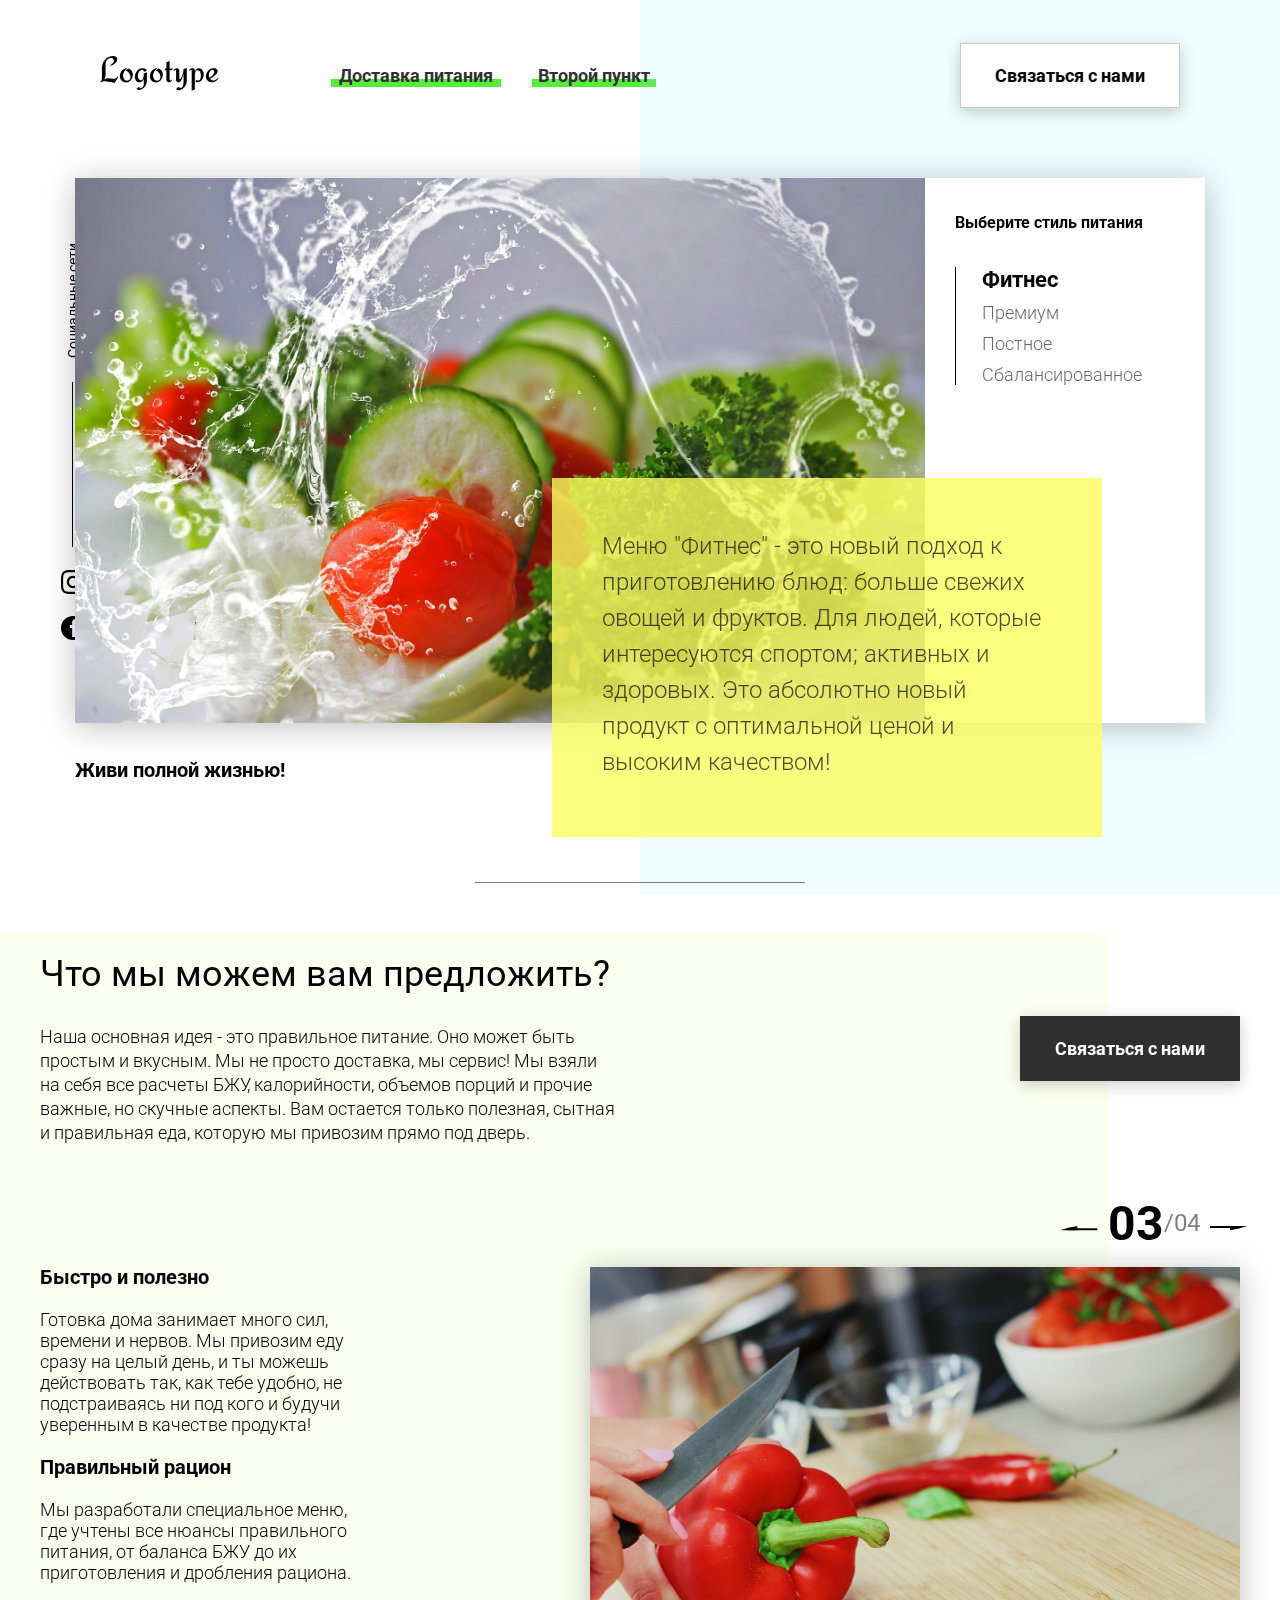
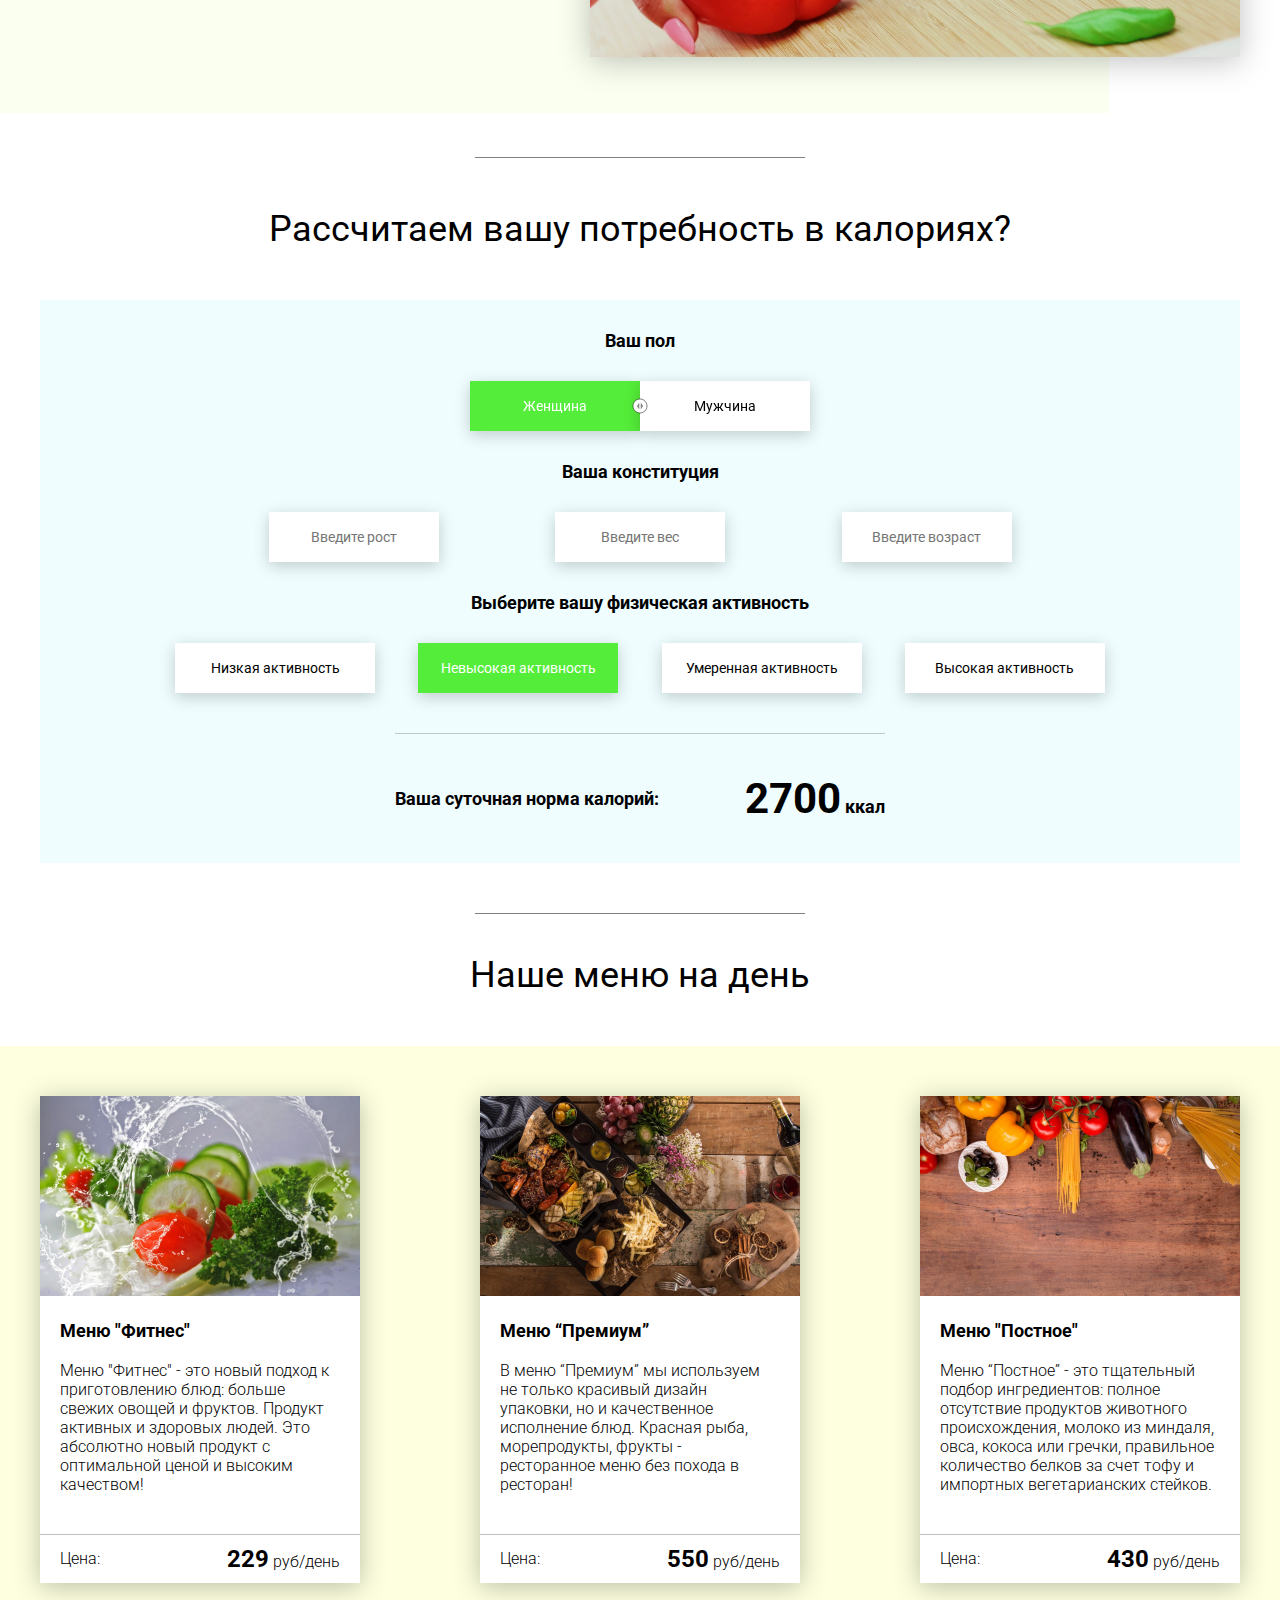
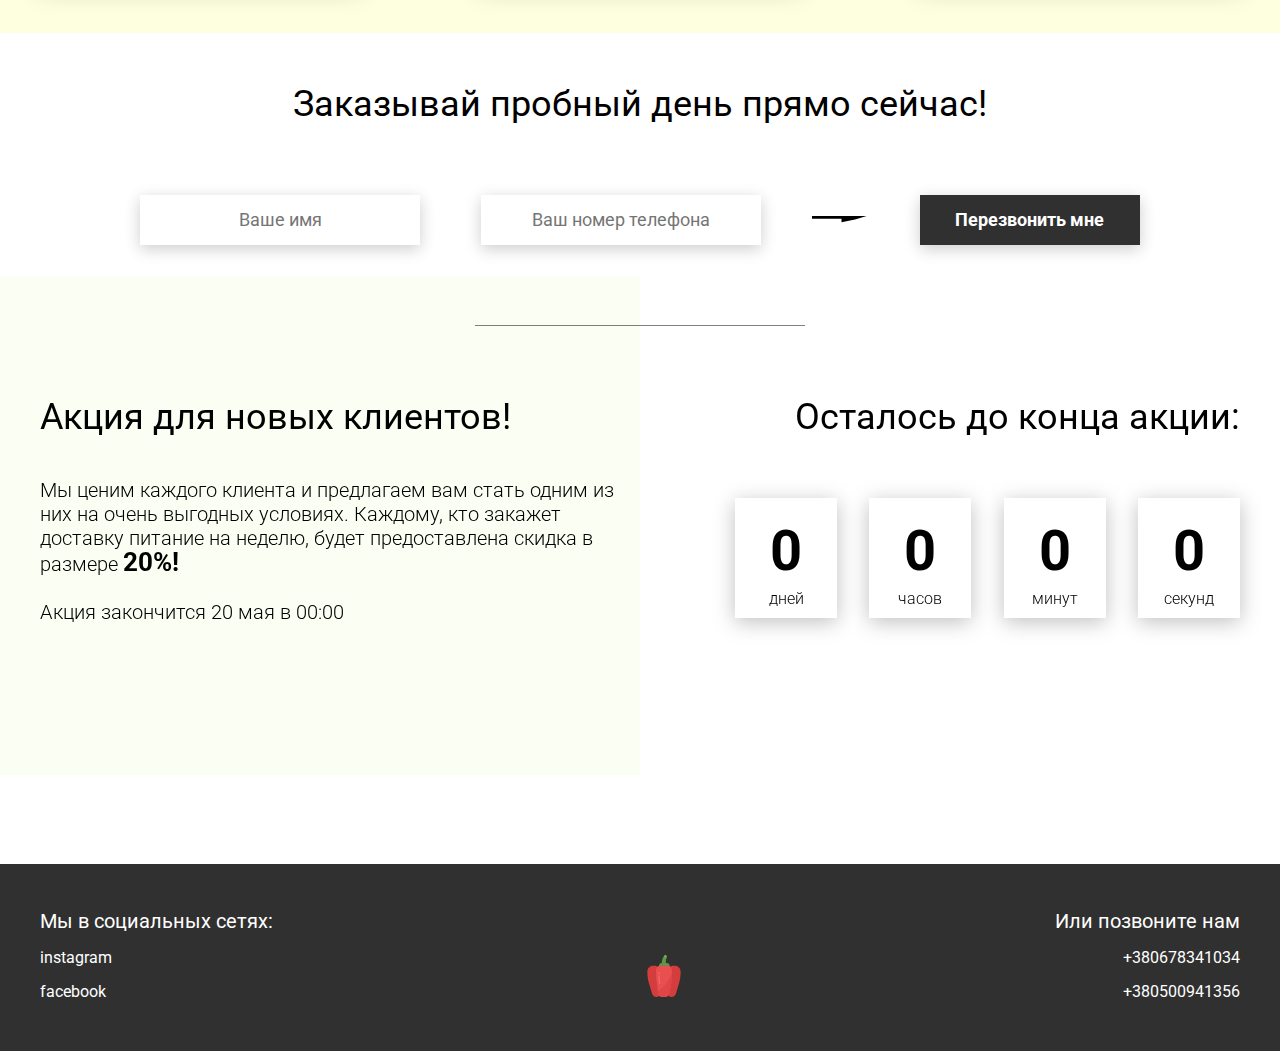
<file: udemy-tasks/food/index.html>
<!DOCTYPE html>
<html lang="en">
<head>
    <meta charset="UTF-8">
    <meta name="viewport" content="width=device-width, initial-scale=1.0">
    <title>Food</title>
    <link rel="stylesheet" href="css/style.css">
</head>
<body>
    <header class="header">
        <div class="header__left-block">
            <div class="header__logo">
                <img src="icons/logo.svg" alt="Логотип">
            </div>
            <nav class="header__links">
                <a href="#" class="header__link">Доставка питания</a>
                <a href="#" class="header__link">Второй пункт</a>
            </nav>
        </div>
        <div class="header__right-block">
            <button class="btn btn_white">Связаться с нами</button>
        </div>
    </header>
    <div class="sidepanel">
        <div class="sidepanel__text"><span>Социальные сети</span></div>
        <div class="sidepanel__divider"></div>
        <a href="#" class="sidepanel__icon">
            <img src="icons/instagram.svg" alt="instagram">
        </a>
        <a href="#" class="sidepanel__icon">
            <img src="icons/facebook.svg" alt="facebook">
        </a>
    </div>

    <div class="preview">
        <div class="bgc_blue"></div>
        <div class="container">
            <div class="tabcontainer">
                <div class="tabcontent">
                    <img src="img/tabs/vegy.jpg" alt="vegy">
                    <div class="tabcontent__descr">
                        Меню "Фитнес" - это новый подход к приготовлению блюд: больше свежих овощей и фруктов. Для людей, которые интересуются спортом; активных и здоровых. Это абсолютно новый продукт с оптимальной ценой и высоким качеством!
                    </div>
                </div>
                <div class="tabcontent">
                    <img src="img/tabs/elite.jpg" alt="elite">
                    <div class="tabcontent__descr">
                        Меню “Премиум” - мы используем не только красивый дизайн упаковки, но и качественное исполнение блюд. Красная рыба, морепродукты, фрукты - ресторанное меню без похода в ресторан!                                     
                    </div>
                </div>
                <div class="tabcontent">
                    <img src="img/tabs/post.jpg" alt="post">
                    <div class="tabcontent__descr">
                        Наше специальное “Постное меню” - это тщательный подбор ингредиентов: полное отсутствие продуктов животного происхождения. Полная гармония с собой и природой в каждом элементе! Все будет Ом!                                     
                    </div>
                </div>
                <div class="tabcontent">
                    <img src="img/tabs/vegy.jpg" alt="vegy">
                    <div class="tabcontent__descr">
                        Меню "Сбалансированное" - это соответствие вашего рациона всем научным рекомендациям. Мы тщательно просчитываем вашу потребность в к/б/ж/у и создаем лучшие блюда для вас.
                    </div>
                </div>
                <div class="tabheader">
                    <h3>Выберите стиль питания</h3>
                    <div class="tabheader__items">
                        <div class="tabheader__item tabheader__item_active">Фитнес</div>
                        <div class="tabheader__item">Премиум</div>
                        <div class="tabheader__item">Постное</div>
                        <div class="tabheader__item">Сбалансированное</div>
                    </div>
                </div>
            </div>
            <div class="preview__life">Живи полной жизнью!</div>
        </div>
    </div>

    <div class="divider"></div>

    <div class="offer">
        <div class="bgc_y"></div>
        <div class="container">
            <div class="offer__text">
                <h2 class="title">Что мы можем вам предложить?</h2>
                <div class="offer__descr">
                    Наша основная идея - это правильное питание. Оно может быть простым и вкусным. Мы не просто доставка, мы сервис! Мы взяли на себя все расчеты БЖУ, калорийности, объемов порций и прочие важные, но скучные аспекты. Вам остается только полезная, сытная и правильная еда, которую мы привозим прямо под дверь.
                </div>
            </div>
            <div class="offer__action">
                <button class="btn btn_dark">Связаться с нами</button>
            </div>
        </div>
        <div class="container">
            <div class="offer__advantages">
                <h2>Быстро и полезно</h2>
                <div class="offer__advantages-text">
                    Готовка дома занимает много сил, времени и нервов. Мы привозим еду сразу на целый день, и ты можешь действовать так, как тебе удобно, не подстраиваясь ни под кого и будучи уверенным в качестве продукта!
                </div>
                <h2>Правильный рацион</h2>
                <div class="offer__advantages-text">
                    Мы разработали специальное меню, где учтены все нюансы правильного питания, от баланса БЖУ до их приготовления и дробления рациона.
                </div>
            </div>
            <div class="offer__slider">
                <div class="offer__slider-counter">
                    <div class="offer__slider-prev">
                        <img src="icons/left.svg" alt="prev">
                    </div>
                    <span id="current">03</span>
                    /
                    <span id="total">04</span>
                    <div class="offer__slider-next">
                        <img src="icons/right.svg" alt="next">
                    </div>
                </div>
                <div class="offer__slider-wrapper">
                    <div class="offer__slide">
                        <img src="img/slider/pepper.jpg" alt="pepper">
                    </div>
                    <!-- <div class="offer__slide">
                        <img src="img/slider/food-12.jpg" alt="food">
                    </div>
                    <div class="offer__slide">
                        <img src="img/slider/olive-oil.jpg" alt="oil">
                    </div>
                    <div class="offer__slide">
                        <img src="img/slider/paprika.jpg" alt="paprika">
                    </div> -->
                </div>
            </div>
        </div>
    </div>

    <div class="divider"></div>

    <div class="calculating">
        <div class="container">
            <h2 class="title">Рассчитаем вашу потребность в калориях?
            </h2>
            <div class="calculating__field">
                <div class="calculating__subtitle">
                    Ваш пол
                </div>
                <div class="calculating__choose" id="gender">
                    <div class="calculating__choose-item calculating__choose-item_active">Женщина</div>
                    <div class="calculating__choose-item">Мужчина</div>
                </div>

                <div class="calculating__subtitle">
                    Ваша конституция
                </div>
                <div class="calculating__choose calculating__choose_medium">
                    <input type="text" id="height" placeholder="Введите рост" class="calculating__choose-item">
                    <input type="text" id="weight" placeholder="Введите вес"  class="calculating__choose-item">
                    <input type="text" id="age" placeholder="Введите возраст" class="calculating__choose-item">
                </div>

                <div class="calculating__subtitle">
                    Выберите вашу физическая активность
                </div>
                <div class="calculating__choose calculating__choose_big">
                    <div id="low" class="calculating__choose-item">Низкая активность </div>
                    <div id="small"  class="calculating__choose-item calculating__choose-item_active">Невысокая активность</div>
                    <div id="medium" class="calculating__choose-item">Умеренная активность</div>
                    <div id="high" class="calculating__choose-item">Высокая активность</div>
                </div>

                <div class="calculating__divider"></div>

                <div class="calculating__total">
                    <div class="calculating__subtitle">
                        Ваша суточная норма калорий:
                    </div>
                    <div class="calculating__result">
                        <span>2700</span> ккал
                    </div>
                </div>
            </div>
        </div>
    </div>

    <div class="divider"></div>

    <div class="menu">
        <h2 class="title">Наше меню на день</h2>

        <div class="menu__field">
            <div class="container">
                <div class="menu__item">
                    <img src="img/tabs/vegy.jpg" alt="vegy">
                    <h3 class="menu__item-subtitle">Меню "Фитнес"</h3>
                    <div class="menu__item-descr">Меню "Фитнес" - это новый подход к приготовлению блюд: больше свежих овощей и фруктов. Продукт активных и здоровых людей. Это абсолютно новый продукт с оптимальной ценой и высоким качеством!</div>
                    <div class="menu__item-divider"></div>
                    <div class="menu__item-price">
                        <div class="menu__item-cost">Цена:</div>
                        <div class="menu__item-total"><span>229</span> руб/день</div>
                    </div>
                </div>
                <div class="menu__item">
                    <img src="img/tabs/elite.jpg" alt="elite">
                    <h3 class="menu__item-subtitle">Меню “Премиум”</h3>
                    <div class="menu__item-descr">В меню “Премиум” мы используем не только красивый дизайн упаковки, но и качественное исполнение блюд. Красная рыба, морепродукты, фрукты - ресторанное меню без похода в ресторан!</div>
                    <div class="menu__item-divider"></div>
                    <div class="menu__item-price">
                        <div class="menu__item-cost">Цена:</div>
                        <div class="menu__item-total"><span>550</span> руб/день</div>
                    </div>
                </div>
                <div class="menu__item">
                    <img src="img/tabs/post.jpg" alt="post">
                    <h3 class="menu__item-subtitle">Меню "Постное"</h3>
                    <div class="menu__item-descr">Меню “Постное” - это тщательный подбор ингредиентов: полное отсутствие продуктов животного происхождения, молоко из миндаля, овса, кокоса или гречки, правильное количество белков за счет тофу и импортных вегетарианских стейков. </div>
                    <div class="menu__item-divider"></div>
                    <div class="menu__item-price">
                        <div class="menu__item-cost">Цена:</div>
                        <div class="menu__item-total"><span>430</span> руб/день</div>
                    </div>
                </div>
            </div>
        </div>
    </div>

    <div class="order">
        <div class="container">
            <div class="title">Заказывай пробный день прямо сейчас!</div>
            <form action="#" class="order__form">
                <input required placeholder="Ваше имя" name="name" type="text" class="order__input">
                <input required placeholder="Ваш номер телефона" name="phone" type="phone" class="order__input">
                <img src="icons/right.svg" alt="right">
                <button class="btn btn_dark btn_min">Перезвонить мне</button>
            </form>
        </div>
    </div>

    <div class="divider"></div>

    <div class="promotion">
        <div class="bgc_y"></div>
        <div class="container">
            <div class="promotion__text">
                <div class="title">Акция для новых клиентов!</div>
                <div class="promotion__descr">
                    Мы ценим каждого клиента и предлагаем вам стать одним из них на очень выгодных условиях. 
                    Каждому, кто закажет доставку питание на неделю, будет предоставлена скидка в размере <span>20%!</span>
                    <br><br>
                    Акция закончится 20 мая в 00:00
                </div>
            </div>
            <div class="promotion__timer">
                <div class="title">Осталось до конца акции:</div>
                <div class="timer">
                    <div class="timer__block">
                        <span id="days">12</span>
                        дней
                    </div>
                    <div class="timer__block">
                        <span id="hours">20</span>
                        часов
                    </div>
                    <div class="timer__block">
                        <span id="minutes">56</span>
                        минут
                    </div>
                    <div class="timer__block">
                        <span id="seconds">20</span>
                        секунд
                    </div>
                </div>
            </div>
        </div>
    </div>

    <footer class="footer">
        <div class="container">
            <div class="social">
                <div class="subtitle">Мы в социальных сетях:</div>
                <a href="#" class="link">instagram</a>
                <a href="#" class="link">facebook</a>
            </div>
            <div class="pepper">
                <img src="icons/veg.svg" alt="pepper">
            </div>
            <div class="call">
                <div class="subtitle">Или позвоните нам</div>
                <a href="#" class="link">+380678341034</a>
                <a href="#" class="link">+380500941356</a>
            </div>
        </div>
    </footer>

    <div class="modal">
        <div class="modal__dialog">
            <div class="modal__content">
                <form action="#">
                    <div class="modal__close">&times;</div>
                    <div class="modal__title">Мы свяжемся с вами как можно быстрее!</div>
                    <input required placeholder="Ваше имя" name="name" type="text" class="modal__input">
                    <input required placeholder="Ваш номер телефона" name="phone" type="phone" class="modal__input">
                    <button class="btn btn_dark btn_min">Перезвонить мне</button>
                </form>
            </div>
        </div>
    </div>
    <script src="js/script.js"></script>
</body>
</html>
</file>
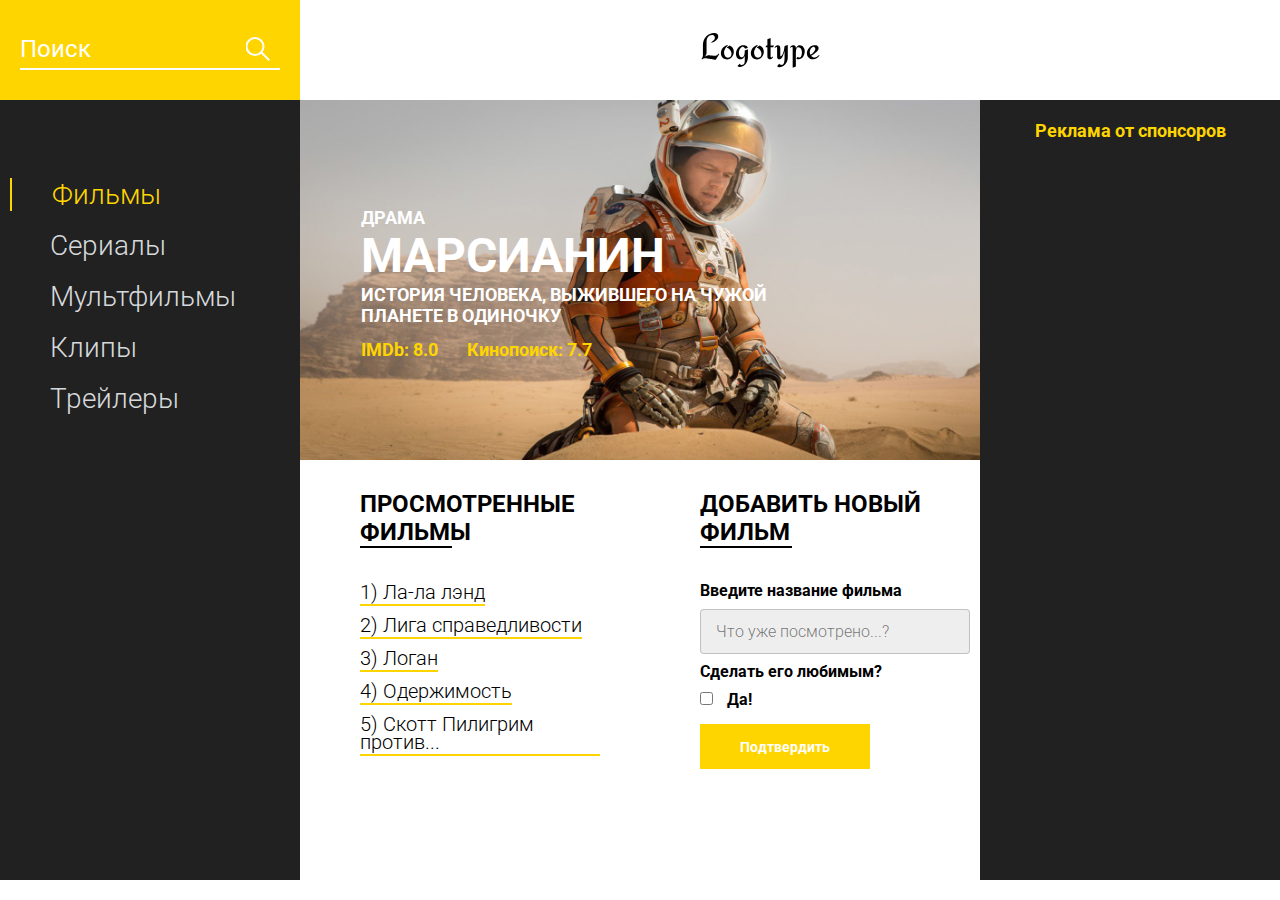
<file: udemy-tasks/movie db/index.html>
<!DOCTYPE html>
<html lang="en">
<head>
    <meta charset="UTF-8">
    <meta name="viewport" content="width=device-width, initial-scale=1.0">
    <title>Movie DB</title>
    <link href="https://fonts.googleapis.com/css?family=Roboto:300,400,700&display=swap&subset=cyrillic-ext" rel="stylesheet">
    <link rel="stylesheet" href="sass/style.css">
</head>
<body>
    <header class="header">
        <div class="header__search">
            <form action="#">
                <input type="text" placeholder="Поиск">
            </form>
        </div>
        <div class="header__logo">
            <img src="icons/Logotype.svg" alt="logo">
        </div>
    </header>
    <main class="promo">
        <div class="promo__menu">
            <nav class="promo__menu-list">
                <ul>
                    <li><a class="promo__menu-item promo__menu-item_active" href="#">Фильмы</a></li>
                    <li><a class="promo__menu-item" href="#">Сериалы</a></li>
                    <li><a class="promo__menu-item" href="#">Мультфильмы</a></li>
                    <li><a class="promo__menu-item" href="#">Клипы</a></li>
                    <li><a class="promo__menu-item" href="#">Трейлеры</a></li>
                </ul>
            </nav>
        </div>
        <div class="promo__content">
            <div class="promo__bg">
                <div class="promo__genre">КОМЕДИЯ</div>
                <div class="promo__title">МАРСИАНИН</div>
                <div class="promo__descr">ИСТОРИЯ ЧЕЛОВЕКА, ВЫЖИВШЕГО НА ЧУЖОЙ ПЛАНЕТЕ В ОДИНОЧКУ</div>
                <div class="promo__ratings">
                    <span>IMDb: 8.0</span>
                    <span>Кинопоиск: 7.7</span>
                </div>
            </div>
            <div class="promo__interactive">
                <div>
                    <div class="promo__interactive-title">ПРОСМОТРЕННЫЕ ФИЛЬМЫ</div>
                    <ul class="promo__interactive-list">

                    </ul>
                </div>
                <div>
                    <form class="add">
                        <div class="promo__interactive-title">ДОБАВИТЬ НОВЫЙ ФИЛЬМ</div>
                        <span>Введите название фильма</span>
                        <input class="adding__input" type="text" placeholder="Что уже посмотрено...?">
                        <span>Сделать его любимым?</span>
                        <input type="checkbox" class="checkbox">
                        <span class="yes">Да!</span>
                        <button>Подтвердить</button>
                    </form>
                </div>
            </div>
        </div>
        <div class="promo__adv">
            <div class="promo__adv-title">Реклама от спонсоров</div>
            <img src="img/content_1.jpg" alt="some picture">
            <img src="img/content_2.jpg" alt="some picture">
            <img src="img/content_3.png" alt="some picture">
        </div>
    </main>

    <script src="js/script.js"></script>
</body>
</html>
</file>
<file: udemy-tasks/food/css/style.css>
@import url(https://fonts.googleapis.com/css?family=Roboto:300,400,700&display=swap&subset=cyrillic-ext);*{box-sizing:border-box;margin:0;padding:0;font-family:Roboto,sans-serif}a{text-decoration:none}.btn{width:220px;height:65px;display:flex;justify-content:center;align-items:center;background-color:#fff;font-size:18px;font-weight:700;border:1px solid rgba(0,0,0,.2);box-shadow:0 4px 15px rgba(0,0,0,.2);cursor:pointer;transition:.3s all;outline:0}.btn_white{background-color:#fff}.btn_dark{background-color:#303030;color:#fff;border:none}.btn_min{height:50px}.btn:hover{box-shadow:0 4px 30px rgba(0,0,0,.3)}.container{max-width:1200px;margin:0 auto}.divider{width:330px;height:1px;margin:0 auto;background-color:rgba(0,0,0,.5)}.title{font-size:36px;font-weight:400}.header{display:flex;justify-content:space-between;align-items:center;height:150px;padding:0 100px}.header__left-block{display:flex;justify-content:space-between;min-width:550px}.header__logo{max-width:170px}.header__logo img{width:100%}.header__links{display:flex;align-items:center}.header__link{position:relative;margin-right:45px;font-weight:700;font-size:18px;color:#303030}.header__link:after{content:'';position:absolute;display:block;width:110%;left:-5%;bottom:-1px;z-index:-1;height:8px;background:#54ed39}.header__link:last-child{margin-right:0}.sidepanel{position:fixed;left:60px;top:240px;height:400px;width:25px;display:flex;flex-direction:column;justify-content:space-between;align-items:center}.sidepanel__text{width:120px;height:120px;font-size:14px}.sidepanel__text span{display:flex;transform:rotate(-90deg) translateX(-50px)}.sidepanel__divider{width:1px;height:165px;background-color:#000}.sidepanel__icon{width:24px;height:24px}.sidepanel__icon img{width:100%}.preview{padding:28px 0 100px 0;position:relative}.preview__life{font-weight:700;font-size:20px;margin-left:35px;margin-top:35px}.bgc_blue{position:absolute;right:0;top:-155px;width:50vw;height:900px;background:rgba(146,242,255,.15);z-index:-1}.tabcontainer{display:flex;width:1130px;margin:0 auto;box-shadow:0 4px 30px rgba(0,0,0,.25)}.tabcontent{width:850px;position:relative}.tabcontent img{width:100%;height:100%;object-fit:cover}.tabcontent__descr{position:absolute;top:300px;right:-177px;width:550px;height:359px;background:rgba(251,254,93,.8);padding:50px;font-size:24px;font-weight:300;line-height:36px;color:rgba(0,0,0,.7)}.tabheader{width:280px;padding:35px 30px;background-color:#fff}.tabheader h3{font-weight:700;font-size:16px}.tabheader__items{margin-top:35px;padding-left:26px;border-left:1px solid #000}.tabheader__item{font-weight:700;font-size:18px;font-weight:300;margin-top:10px;color:rgba(0,0,0,.6);cursor:pointer;transition:.3s all}.tabheader__item_active{color:#000;font-size:22px;font-weight:700}.offer{padding:70px 0 100px 0;position:relative}.offer .container{display:flex;justify-content:space-between}.offer .bgc_y{position:absolute;width:1109px;height:780px;background:rgba(243,255,222,.45);z-index:-1;top:50px}.offer__text{width:580px}.offer__descr{font-size:18px;margin-top:30px;font-weight:300;line-height:24px}.offer__action{display:flex;align-items:center;justify-content:flex-end}.offer__advantages{width:330px;margin-top:50px}.offer__advantages h2{font-weight:700;font-size:20px;margin-top:20px}.offer__advantages h2:first-child{margin-top:70px}.offer__advantages-text{margin-top:20px;font-size:18px;font-weight:300;line-height:21px}.offer__slider{width:650px;margin-top:50px;display:flex;flex-direction:column;align-items:flex-end}.offer__slider-counter{display:flex;width:180px;align-items:center;font-size:24px;color:rgba(0,0,0,.5)}.offer__slider-wrapper{width:100%;margin-top:15px;box-shadow:0 4px 30px rgba(0,0,0,.25)}.offer__slider-prev{margin-right:10px;cursor:pointer}.offer__slider-next{margin-left:10px;cursor:pointer}.offer__slider #current{font-size:48px;font-weight:700;color:#000}.offer__slide{width:100%;height:390px}.offer__slide img{width:100%;height:100%;object-fit:cover}.calculating{padding:50px 0}.calculating .title{text-align:center}.calculating__field{width:100%;margin-top:50px;background:rgba(146,242,255,.15);padding:30px 0 40px 0}.calculating__subtitle{text-align:center;font-size:18px;font-weight:700;margin-top:30px}.calculating__subtitle:first-child{margin-top:0}.calculating #gender:after{content:'';position:absolute;top:50%;transform:translateY(-50%);display:block;width:16px;height:16px;background:url(../icons/switch.svg) center center/cover no-repeat}.calculating__choose{position:relative;display:flex;margin-top:30px;justify-content:center}.calculating__choose-item{display:flex;align-items:center;justify-content:center;width:170px;height:50px;padding:0 10px;background:#fff;box-shadow:0 4px 15px rgba(0,0,0,.2);border:none;text-align:center;font-size:14px;cursor:pointer;outline:0;transition:.3s all}.calculating__choose-item_active{color:#fff;background-color:#54ed39}.calculating__choose_medium{width:743px;justify-content:space-between;margin:30px auto 0 auto}.calculating__choose_big{width:930px;justify-content:space-between;margin:30px auto 0 auto}.calculating__choose_big .calculating__choose-item{width:200px}.calculating__divider{width:490px;height:1px;margin:40px auto;background-color:rgba(0,0,0,.2)}.calculating__total{width:490px;margin:0 auto;display:flex;justify-content:space-between;align-items:center}.calculating__result{font-size:18px;font-weight:700}.calculating__result span{font-size:42px}.menu{padding:40px 0 50px 0}.menu .container{display:flex;justify-content:space-between;align-items:flex-start}.menu .title{text-align:center}.menu__field{margin-top:50px;padding:50px 0;width:100%;background:rgba(249,254,126,.25)}.menu__item{width:320px;min-height:450px;background:#fff;box-shadow:0 4px 25px rgba(0,0,0,.25);font-size:16px;font-weight:300}.menu__item img{width:100%;height:200px;object-fit:cover}.menu__item-subtitle{font-weight:700;font-size:18px;padding:0 20px;margin-top:20px}.menu__item-descr{margin-top:20px;padding:0 20px}.menu__item-divider{width:100%;height:1px;background-color:rgba(0,0,0,.25);margin-top:40px}.menu__item-price{display:flex;justify-content:space-between;align-items:center;padding:10px 20px}.menu__item-price span{font-size:24px;font-weight:700}.order{padding-bottom:80px}.order .title{text-align:center}.order__form{margin-top:70px;padding:0 100px;display:flex;justify-content:space-between;align-items:center}.order__form img{transform:scale(1.5)}.order__input{width:280px;height:50px;background:#fff;box-shadow:0 4px 15px rgba(0,0,0,.2);border:none;font-size:18px;text-align:center;padding:0 20px;outline:0}.promotion{padding:70px 0 240px 0;position:relative}.promotion .container{display:flex}.promotion .bgc_y{position:absolute;width:50%;height:499px;background:rgba(243,255,222,.35);z-index:-1;top:-50px;left:0}.promotion__text{width:50%}.promotion__descr{margin-top:40px;font-size:20px;line-height:24px;font-weight:300}.promotion__descr span{font-weight:700;font-size:26px}.promotion__timer{width:50%}.promotion__timer .title{text-align:right}.promotion__timer .timer{margin-top:60px;padding-left:95px;display:flex;justify-content:space-between;align-items:center}.promotion__timer .timer__block{width:102px;height:120px;background:#fff;box-shadow:0 4px 20px rgba(0,0,0,.25);font-size:16px;font-weight:300;text-align:center}.promotion__timer .timer__block span{display:block;margin-top:20px;margin-bottom:5px;font-size:56px;font-weight:700}.footer{min-height:180px;background-color:#303030;padding:45px 0 50px 0;color:#fff}.footer .container{height:100%;display:flex;justify-content:space-between;align-items:flex-end}.footer .subtitle{font-size:20px}.footer .link{display:block;margin-top:15px;font-size:16px;color:#fff}.footer .call{text-align:right}.modal{position:fixed;top:0;left:0;z-index:1050;display:none;width:100%;height:100%;overflow:hidden;background-color:rgba(0,0,0,.5)}.modal__dialog{max-width:500px;margin:40px auto}.modal__content{position:relative;width:100%;padding:40px;background-color:#fff;border:1px solid rgba(0,0,0,.2);border-radius:4px;max-height:80vh;overflow-y:auto}.modal__close{position:absolute;top:8px;right:14px;font-size:30px;color:#000;opacity:.5;font-weight:700;border:none;background-color:transparent;cursor:pointer}.modal__title{text-align:center;font-size:22px;text-transform:uppercase}.modal__input{display:block;margin:20px auto 20px auto;width:280px;height:50px;background:#fff;box-shadow:0 4px 15px rgba(0,0,0,.2);border:none;font-size:18px;text-align:center;padding:0 20px;outline:0}.modal .btn{display:block;width:280px;margin:0 auto}
</file>
<file: udemy-tasks/movie db/sass/style.css>
* {
  box-sizing: border-box;
  margin: 0;
  padding: 0;
  font-family: "Roboto", sans-serif;
}

.header {
  display: flex;
  height: 100px;
}
.header__search {
  display: flex;
  justify-content: center;
  align-items: center;
  height: 100%;
  width: 300px;
  background: #FFD500;
}
.header__search form {
  position: relative;
  width: 260px;
  height: 30px;
}
.header__search form input {
  width: 100%;
  border: none;
  border-bottom: 2px solid #fff;
  background-color: transparent;
  color: #fff;
  font-size: 24px;
  line-height: 28px;
  padding-bottom: 5px;
  outline: none;
}
.header__search form input::-moz-placeholder {
  color: #fff;
}
.header__search form input:-ms-input-placeholder {
  color: #fff;
}
.header__search form input::placeholder {
  color: #fff;
}
.header__search form:after {
  content: "";
  display: block;
  position: absolute;
  top: 2px;
  right: 10px;
  background: url("../icons/search.svg") center center/cover no-repeat;
  width: 24px;
  height: 24px;
}
.header__logo {
  display: flex;
  justify-content: center;
  align-items: center;
  height: 100%;
  width: calc(100% - 360px);
}

.promo {
  height: 780px;
  display: flex;
}
.promo__menu {
  width: 300px;
  height: 100%;
  background: #212121;
  padding: 60px 0 0 10px;
}
.promo__menu-item {
  display: block;
  font-size: 28px;
  line-height: 33px;
  color: #D6D9DC;
  text-decoration: none;
  font-weight: 300;
  padding-left: 40px;
  margin-top: 18px;
}
.promo__menu-item:hover {
  color: #FFD500;
}
.promo__menu-item_active {
  border-left: 2px solid #FFD500;
  color: #FFD500;
}
.promo__content {
  width: calc(100% - 600px);
}
.promo__bg {
  height: 360px;
  background: url("../img/mars.webp") center center/cover no-repeat;
  background-position: top;
  padding: 107px 0 0 61px;
}
.promo__genre {
  font-weight: bold;
  font-size: 18px;
  line-height: 21px;
  color: #FFFFFF;
  text-transform: uppercase;
}
.promo__title {
  font-weight: bold;
  font-size: 48px;
  line-height: 56px;
  color: #FFFFFF;
  text-transform: uppercase;
}
.promo__descr {
  width: 481px;
  font-weight: bold;
  font-size: 18px;
  line-height: 21px;
  color: #FFFFFF;
  text-transform: uppercase;
}
.promo__ratings {
  margin-top: 13px;
}
.promo__ratings span {
  font-weight: bold;
  font-size: 18px;
  line-height: 21px;
  color: #FFD500;
  margin-right: 25px;
}
.promo__interactive {
  display: flex;
}
.promo__interactive > div {
  width: 50%;
  padding: 30px 0 0 60px;
}
.promo__interactive-title {
  display: inline-block;
  font-weight: bold;
  font-size: 24px;
  line-height: 28px;
  color: #000000;
}
.promo__interactive-title:after {
  content: "";
  display: block;
  width: 33%;
  height: 2px;
  background-color: #000;
}
.promo__interactive-list {
  list-style-type: none;
  margin-top: 35px;
  display: flex;
  flex-direction: column;
  align-items: flex-start;
}
.promo__interactive-item {
  display: inline-block;
  position: relative;
  font-weight: 300;
  font-size: 20px;
  line-height: 18px;
  color: #000000;
  margin-bottom: 15px;
  padding-right: 40px;
  /* text-transform: uppercase; */
}
.promo__interactive-item span {
  display: block;
  position: absolute;
  left: -30px;
  top: 50%;
  transform: translateY(-50%);
  width: 20px;
  height: 20px;
  background: url("../icons/Star.svg") center center/cover no-repeat;
}
.promo__interactive-item:before {
  content: "";
  position: absolute;
  bottom: -5px;
  display: block;
  width: calc(100% - 40px);
  height: 2px;
  background-color: #FFD500;
}
.promo__interactive-item:hover .delete {
  content: "";
  display: block;
  position: absolute;
  right: 0px;
  top: 50%;
  transform: translateY(-50%);
  width: 20px;
  height: 20px;
  background: url("../icons/trash.png") center center/cover no-repeat;
  cursor: pointer;
}
.promo__interactive .add .promo__interactive-title {
  margin-bottom: 25px;
}
.promo__interactive .add span {
  display: block;
  margin: 10px 0;
  font-weight: bold;
  font-size: 16px;
  line-height: 16px;
  color: #000000;
}
.promo__interactive .add .yes {
  display: inline;
  margin-left: 10px;
}
.promo__interactive .add input[type=text] {
  width: 270px;
  height: 45px;
  line-height: 50px;
  font-size: 16px;
  background: rgba(196, 196, 196, 0.29);
  border: 1px solid rgba(0, 0, 0, 0.19);
  padding: 0 15px;
  outline: none;
  border-radius: 4px;
}
.promo__interactive .add input[type=text]::-moz-placeholder {
  font-weight: 300;
  font-size: 16px;
  color: rgba(0, 0, 0, 0.53);
}
.promo__interactive .add input[type=text]:-ms-input-placeholder {
  font-weight: 300;
  font-size: 16px;
  color: rgba(0, 0, 0, 0.53);
}
.promo__interactive .add input[type=text]::placeholder {
  font-weight: 300;
  font-size: 16px;
  color: rgba(0, 0, 0, 0.53);
}
.promo__interactive .add button {
  display: block;
  margin-top: 15px;
  width: 170px;
  height: 45px;
  background: #FFD500;
  font-weight: bold;
  font-size: 14px;
  line-height: 14px;
  color: #FFFFFF;
  border: none;
  outline: none;
  cursor: pointer;
}
.promo__interactive .add button:active {
  transform: scale(0.95);
}
.promo__adv {
  background: #212121;
  width: 300px;
  height: 100%;
}
.promo__adv-title {
  font-weight: bold;
  font-size: 18px;
  line-height: 21px;
  color: #FFD500;
  margin: 20px 0;
  text-align: center;
}
.promo__adv img {
  width: 100%;
  margin-bottom: 10px;
}/*# sourceMappingURL=style.css.map */
</file>
